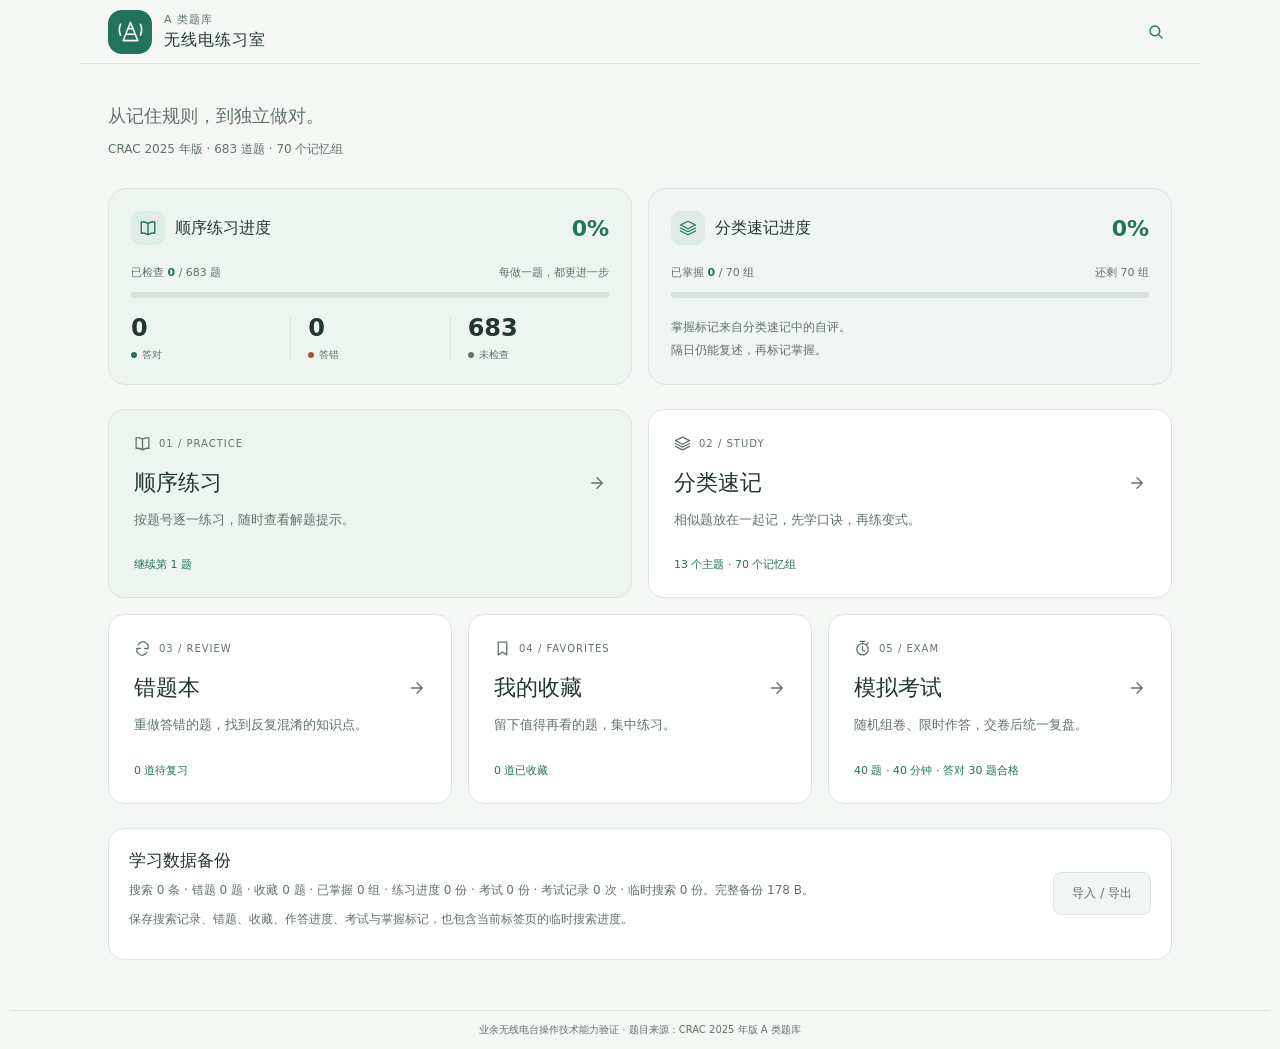
<file: index.html>
<!doctype html>
<html lang="zh-CN">
<head>
  <meta charset="UTF-8">
  <meta name="viewport" content="width=device-width, initial-scale=1, maximum-scale=1, user-scalable=no">
  <meta name="color-scheme" content="light">
  <title>A 类题库 · 无线电练习室</title>
  <link rel="stylesheet" href="styles.css">
  <link rel="stylesheet" href="study.css">
  <script src="questions.js" defer blocking="render"></script>
  <script src="study-data.js" defer blocking="render"></script>
  <script src="icons.js" defer blocking="render"></script>
  <script src="search-history.js" defer blocking="render"></script>
  <script src="layout.js" defer blocking="render"></script>
  <script src="home.js" defer blocking="render"></script>
  <script src="backup.js" defer blocking="render"></script>
</head>
<body class="home-page">
  <header class="site-header">
    <a class="brand" href="index.html" aria-label="A 类题库首页"><span class="brand-icon" aria-hidden="true"><svg viewBox="0 0 32 32" fill="none"><path d="m8 26 8-20 8 20M11 19h10M13.5 13h5M8 26h16M5 8a15 15 0 0 0 0 12M27 8a15 15 0 0 1 0 12" stroke="currentColor" stroke-width="1.8" stroke-linecap="round" stroke-linejoin="round"/></svg></span><div class="brand-text"><h1 id="home-title">A 类题库</h1><span>无线电练习室</span></div></a>
    <form id="search-form" class="home-search" action="practice.html" method="get" role="search">
      <div id="search-controls" class="search-controls" inert>
        <label class="sr-only" for="search-input">搜索题目或选项</label>
        <input id="search-input" name="search" type="search" placeholder="搜索题目或选项" aria-describedby="search-description" aria-controls="search-history" aria-haspopup="dialog" aria-expanded="false" autocomplete="off" required>
        <button class="icon-action" type="submit" aria-label="搜索并做题" title="搜索并做题"><span data-icon="search"></span></button>
      </div>
      <button id="toggle-search" class="icon-action search-toggle" type="button" aria-label="展开搜索" title="展开搜索" aria-expanded="false" aria-controls="search-controls"><span data-icon="search"></span></button>
      <p id="search-description" class="sr-only">匹配题干或任一选项，即加入临时题库；做题时高亮关键词。</p>
      <section id="search-history" class="search-history" role="dialog" aria-labelledby="history-title" hidden>
        <div class="history-heading"><strong id="history-title">最近搜索</strong><div><button id="history-toggle" class="text-button" type="button" hidden>全部记录</button><button id="history-clear" class="text-button" type="button" hidden>清空</button><button id="history-close" class="icon-action" type="button" aria-label="关闭搜索记录"><span data-icon="close"></span></button></div></div>
        <ul id="history-list" class="history-list"></ul><p id="history-empty">暂无搜索记录</p>
      </section>
    </form>
  </header>
  <main class="library-main">
    <section id="home-panel" aria-labelledby="home-title">
      <div class="home-heading"><p>从记住规则，到独立做对。</p><span>CRAC 2025 年版 · 683 道题 · 70 个记忆组</span></div>
      <section class="home-dashboard" aria-label="学习进度">
        <section class="progress-card" aria-labelledby="practice-progress-title">
          <div class="dashboard-heading"><span class="dashboard-icon" data-icon="book"></span><h2 id="practice-progress-title">顺序练习进度</h2><strong id="progress-percent">0%</strong></div>
          <div class="progress-caption"><span>已检查 <strong id="answered-count">0</strong> / 683 题</span><span>每做一题，都更进一步</span></div>
          <progress id="progress" value="0" max="683" aria-label="顺序练习进度"></progress>
          <div class="stats"><div><strong id="correct-count">0</strong><span><i class="dot correct"></i>答对</span></div><div><strong id="incorrect-count">0</strong><span><i class="dot incorrect"></i>答错</span></div><div><strong id="remaining-count">683</strong><span><i class="dot pending"></i>未检查</span></div></div>
        </section>
        <section class="progress-card mastery-card" aria-labelledby="study-progress-title">
          <div class="dashboard-heading"><span class="dashboard-icon" data-icon="layers"></span><h2 id="study-progress-title">分类速记进度</h2><strong id="mastered-percent">0%</strong></div>
          <div class="progress-caption"><span>已掌握 <strong id="mastered-count">0</strong> / 70 组</span><span id="mastery-remaining">还剩 70 组</span></div>
          <progress id="study-progress" value="0" max="70" aria-label="已掌握的记忆组"></progress>
          <p class="mastery-note">掌握标记来自分类速记中的自评。<br>隔日仍能复述，再标记掌握。</p>
        </section>
      </section>
      <nav class="entry-grid" aria-label="选择学习入口">
        <a class="entry-card entry-primary" href="practice.html"><span class="entry-number"><span data-icon="book"></span>01 / PRACTICE</span><h2>顺序练习 <span data-icon="next"></span></h2><p>按题号逐一练习，随时查看解题提示。</p><small id="home-progress">继续上次练习</small></a>
        <a class="entry-card" href="index.html?view=groups"><span class="entry-number"><span data-icon="layers"></span>02 / STUDY</span><h2>分类速记 <span data-icon="next"></span></h2><p>相似题放在一起记，先学口诀，再练变式。</p><small>13 个主题 · 70 个记忆组</small></a>
        <a class="entry-card" href="practice.html?collection=mistakes"><span class="entry-number"><span data-icon="refresh"></span>03 / REVIEW</span><h2>错题本 <span data-icon="next"></span></h2><p>重做答错的题，找到反复混淆的知识点。</p><small><span id="mistakes-count">0</span> 道待复习</small></a>
        <a class="entry-card" href="practice.html?collection=favorites"><span class="entry-number"><span data-icon="bookmark"></span>04 / FAVORITES</span><h2>我的收藏 <span data-icon="next"></span></h2><p>留下值得再看的题，集中练习。</p><small><span id="favorites-count">0</span> 道已收藏</small></a>
        <a class="entry-card" href="practice.html?exam=1"><span class="entry-number"><span data-icon="timer"></span>05 / EXAM</span><h2>模拟考试 <span data-icon="next"></span></h2><p>随机组卷、限时作答，交卷后统一复盘。</p><small>40 题 · 40 分钟 · 答对 30 题合格</small></a>
      </nav>
      <section class="data-card" aria-labelledby="data-title"><div><h2 id="data-title">学习数据备份</h2><p id="data-summary"></p><p>保存搜索记录、错题、收藏、作答进度、考试与掌握标记，也包含当前标签页的临时搜索进度。</p></div><button id="open-backup" class="secondary-button" type="button" aria-haspopup="dialog" aria-controls="data-dialog">导入 / 导出</button></section>
    </section>
    <section id="library-panel" aria-labelledby="library-title" hidden>
      <a id="library-back" class="back-to-list" href="index.html"><span data-icon="back"></span>返回首页</a>
      <div class="library-heading"><div><p class="eyebrow">YOUR QUESTION LIBRARY</p><h1 id="library-title"></h1><p id="library-description"></p></div></div>
      <div id="library-list" class="library-list"></div>
    </section>
    <p id="home-storage-note" class="practice-note" role="status"></p>
  </main>
  <dialog id="data-dialog" class="data-dialog" aria-labelledby="data-dialog-title">
    <div class="dialog-heading"><h2 id="data-dialog-title">学习数据导入 / 导出</h2><button id="close-backup" type="button" aria-label="关闭数据备份"><span data-icon="close"></span></button></div>
    <section aria-labelledby="export-title"><h3 id="export-title">导出完整备份</h3><p id="export-summary"></p><label class="sr-only" for="export-text">可复制的备份内容</label><textarea id="export-text" rows="4" readonly spellcheck="false"></textarea><div class="data-actions"><button id="download-backup" class="secondary-button" type="button">下载备份文件</button><button id="copy-backup" class="secondary-button" type="button">复制备份</button></div></section>
    <section class="data-import" aria-labelledby="import-title"><h3 id="import-title">导入备份</h3><p>导入会完整替换当前浏览器中的学习数据。可先导出一份备份，再选择文件或粘贴内容。</p><label for="import-file">选择备份文件</label><input id="import-file" class="data-import-file" type="file" accept=".json,application/json"><label for="import-text">或粘贴备份内容</label><textarea id="import-text" rows="4" placeholder="在这里粘贴复制的完整备份" spellcheck="false"></textarea><div class="data-actions"><button id="paste-backup" class="secondary-button" type="button">从剪贴板粘贴</button><button id="validate-backup" class="secondary-button" type="button">校验备份</button></div><p id="import-preview" hidden></p><button id="apply-backup" class="primary-button" type="button" disabled>确认导入并替换数据</button><p>模拟考试仍按原截止时间计时；临时搜索进度恢复到当前标签页。</p></section>
    <p id="backup-status" role="status" aria-live="polite"></p>
  </dialog>
  <footer class="site-footer">业余无线电台操作技术能力验证 · 题目来源：CRAC 2025 年版 A 类题库</footer>
  <noscript><p class="noscript-message">请启用 JavaScript，或阅读 <a href="A类考试_分类速记.md">文字版分类速记</a>。</p></noscript>
</body>
</html>
</file>
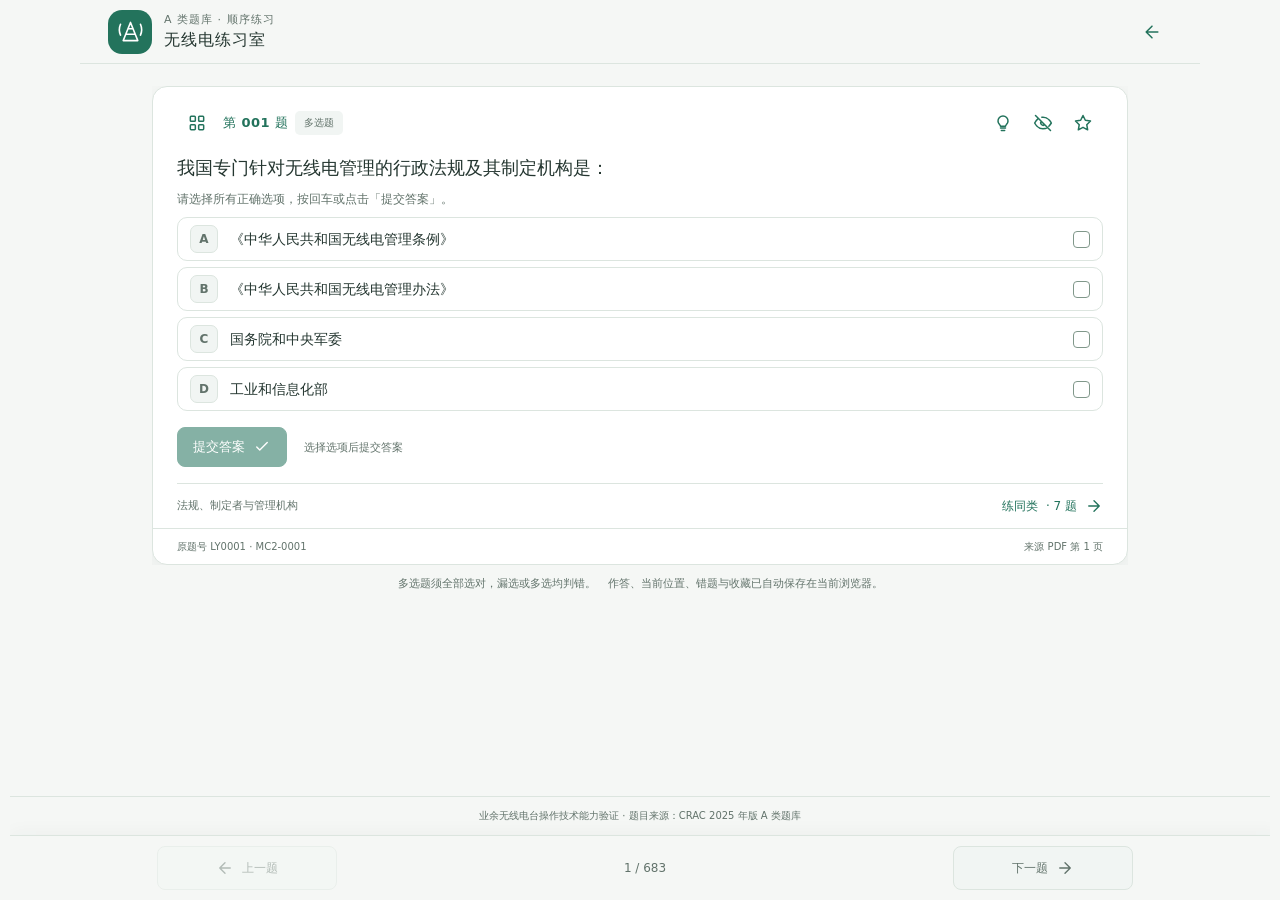
<file: practice.html>
<!doctype html>
<html lang="zh-CN">
<head>
  <meta charset="UTF-8">
  <meta name="viewport" content="width=device-width, initial-scale=1, maximum-scale=1, user-scalable=no">
  <meta name="color-scheme" content="light">
  <title>A 类题库 · 顺序练习</title>
  <link rel="stylesheet" href="styles.css">
  <link rel="stylesheet" href="study.css">
  <script src="questions.js" defer blocking="render"></script>
  <script src="study-data.js" defer blocking="render"></script>
  <script src="icons.js" defer blocking="render"></script>
  <script src="search-history.js" defer blocking="render"></script>
  <script src="layout.js" defer blocking="render"></script>
  <script src="app.js" defer blocking="render"></script>
  <script src="selection-search.js" defer blocking="render"></script>
</head>
<body class="practice-page">
  <header class="site-header">
    <a class="brand" href="index.html" aria-label="A 类题库首页">
      <span class="brand-icon" aria-hidden="true"><svg viewBox="0 0 32 32" fill="none"><path d="m8 26 8-20 8 20M11 19h10M13.5 13h5M8 26h16M5 8a15 15 0 0 0 0 12M27 8a15 15 0 0 1 0 12" stroke="currentColor" stroke-width="1.8" stroke-linecap="round" stroke-linejoin="round"/></svg></span>
      <div class="brand-text"><h1>A 类题库 · <span id="practice-mode">顺序练习</span></h1><span>无线电练习室</span></div>
    </a>
    <a id="back-to-list" class="icon-action" href="index.html" aria-label="返回首页" title="返回首页"><span data-icon="back"></span></a>
  </header>

  <div class="workspace">
    <dialog id="practice-navigation" class="navigation-dialog" aria-labelledby="practice-navigation-title">
      <div class="dialog-heading"><h2 id="practice-navigation-title">题目导航</h2><button type="button" data-close-dialog aria-label="关闭题目导航"><span data-icon="close"></span></button></div>
    <aside id="practice-sidebar" class="sidebar" aria-label="练习进度与题目导航">
      <section class="navigation-card">
        <div class="section-heading"><h2>题目导航</h2><span>共 <span data-total>683</span> 题</span></div>
        <p class="navigation-status"><span id="navigation-status-label">已检查</span> <strong id="answered-count">0</strong> / <span data-total>683</span> 题</p>
        <form id="jump-form" class="jump-form">
          <label class="sr-only" for="jump-input">跳转到题号</label>
          <input id="jump-input" type="number" min="1" max="683" step="1" placeholder="输入题号" required>
          <button type="submit">跳转 <span data-icon="jump"></span></button>
        </form>
        <div id="question-nav" class="question-grid" aria-label="按顺序选择题目"></div>
        <div class="legend"><span><i class="dot current"></i>当前</span><span><i class="dot correct"></i>答对</span><span><i class="dot incorrect"></i>答错</span><span class="exam-answered-legend"><i class="dot answered"></i>已作答</span></div>
      </section>
      <p class="sidebar-note keyboard-hint">方向键切题 · 回车提交多选</p>
    </aside>
    </dialog>

    <main>
      <p id="practice-context" class="practice-context" hidden></p>
      <section id="exam-panel" class="exam-panel" aria-label="模拟考试控制" hidden>
        <div class="exam-toolbar"><div class="exam-clock"><span>剩余时间</span><strong id="exam-timer" role="timer" aria-label="剩余考试时间">40:00</strong></div><p id="exam-status"></p><button id="start-exam" class="primary-button" type="button">开始考试</button><button id="submit-exam" class="primary-button" type="button" hidden>交卷</button><button id="new-exam" class="secondary-button" type="button" hidden>重新组卷</button></div>
        <p id="exam-result" class="exam-result" role="status" tabindex="-1" hidden></p>
        <button id="add-exam-mistakes" class="secondary-button exam-mistakes" type="button" hidden>一键加入错题本</button>
      </section>
      <details id="exam-history" class="exam-history" hidden>
        <summary>考试记录（<span id="exam-history-count">0</span> 次）</summary>
        <p id="exam-history-empty">还没有考试记录，交卷后会自动保存，可随时查看试卷和作答。</p>
        <ol id="exam-history-list"></ol>
      </details>
      <div id="empty-collection" class="empty-collection" tabindex="-1" hidden><h2 id="empty-title"></h2><p id="empty-description"></p><a href="practice.html" class="secondary-button">去做题 <span data-icon="next"></span></a></div>
      <div id="question-stage" class="question-stage">
      <article id="question-card" class="question-card" aria-labelledby="question-title">
        <div class="question-topline"><div class="question-label"><button id="open-question-navigation" class="icon-action" type="button" data-open-dialog="practice-navigation" aria-label="题目导航" title="题目导航" aria-haspopup="dialog" aria-controls="practice-navigation"><span data-icon="menu"></span></button><span id="question-number" class="question-number">第 001 题</span><span id="question-type" class="type-badge">多选题</span></div><div class="question-tools"><button id="toggle-hint" class="icon-action" type="button" aria-label="查看本题提示" title="查看本题提示" aria-haspopup="dialog" aria-controls="hint-dialog"><span data-icon="hint"></span></button><button id="toggle-memorize" class="icon-action memorize-action" type="button" aria-label="开启背题模式" title="开启背题模式" aria-pressed="false"><span data-icon="eyeOff"></span></button><button id="toggle-favorite" class="icon-action favorite-action" type="button" aria-label="收藏本题" title="收藏本题" aria-pressed="false"><span id="favorite-icon" data-icon="star"></span></button></div></div>
        <h2 id="question-title" class="question-title" tabindex="-1"></h2>
        <p id="selection-hint" class="selection-hint"></p>
        <div id="question-images" class="question-images" hidden></div>
        <fieldset id="options" class="options"><legend class="sr-only">选择答案</legend></fieldset>
        <div class="question-result">
          <div id="feedback" class="feedback" role="status" aria-live="polite" hidden></div>
          <div class="answer-actions"><button id="check-answer" class="primary-button check-answer" disabled>提交答案 <span data-icon="check"></span></button><button id="retry-answer" class="text-button retry-answer" hidden><span data-icon="refresh"></span>重新作答</button><span id="action-hint" class="action-hint">选择选项后提交答案</span></div>
        </div>
        <div id="similar-practice" class="similar-practice" hidden><span id="similar-topic"></span><a id="practice-similar" class="text-button" href="practice.html">练同类 <span id="similar-count"></span><span data-icon="next"></span></a></div>
        <div class="source-line"><span id="source-id"></span><span id="source-pages"></span><button id="remove-mistake" class="text-button remove-mistake" type="button" hidden>移出错题本</button></div>
      </article>
      </div>
      <nav id="page-navigation" class="page-navigation" aria-label="上一题与下一题"><button id="previous-question" class="secondary-button" aria-keyshortcuts="ArrowLeft"><span data-icon="back"></span>上一题</button><span id="page-position">1 / 683</span><button id="next-question" class="secondary-button" aria-keyshortcuts="ArrowRight">下一题<span data-icon="next"></span></button></nav>
      <p class="practice-note"><span class="swipe-hint">左滑下一题 · 右滑上一题</span>多选题须全部选对，漏选或多选均判错。<br><span id="save-status" role="status"></span></p>
    </main>
  </div>
  <dialog id="hint-dialog" class="hint-dialog" aria-labelledby="hint-dialog-title">
    <div class="dialog-heading"><h2 id="hint-dialog-title">本题提示</h2><button id="close-hint" type="button" data-close-dialog aria-label="关闭提示"><span data-icon="close"></span></button></div>
    <section id="question-hint" class="question-hint" aria-labelledby="hint-title"></section>
  </dialog>
  <button id="selection-search" class="icon-action selection-search" type="button" title="搜索选中文字" aria-label="搜索选中文字" hidden><span data-icon="search"></span></button>
  <footer class="site-footer">业余无线电台操作技术能力验证 · 题目来源：CRAC 2025 年版 A 类题库</footer>
  <noscript><p class="noscript-message">请在浏览器中启用 JavaScript 后使用答题功能。</p></noscript>
</body>
</html>
</file>
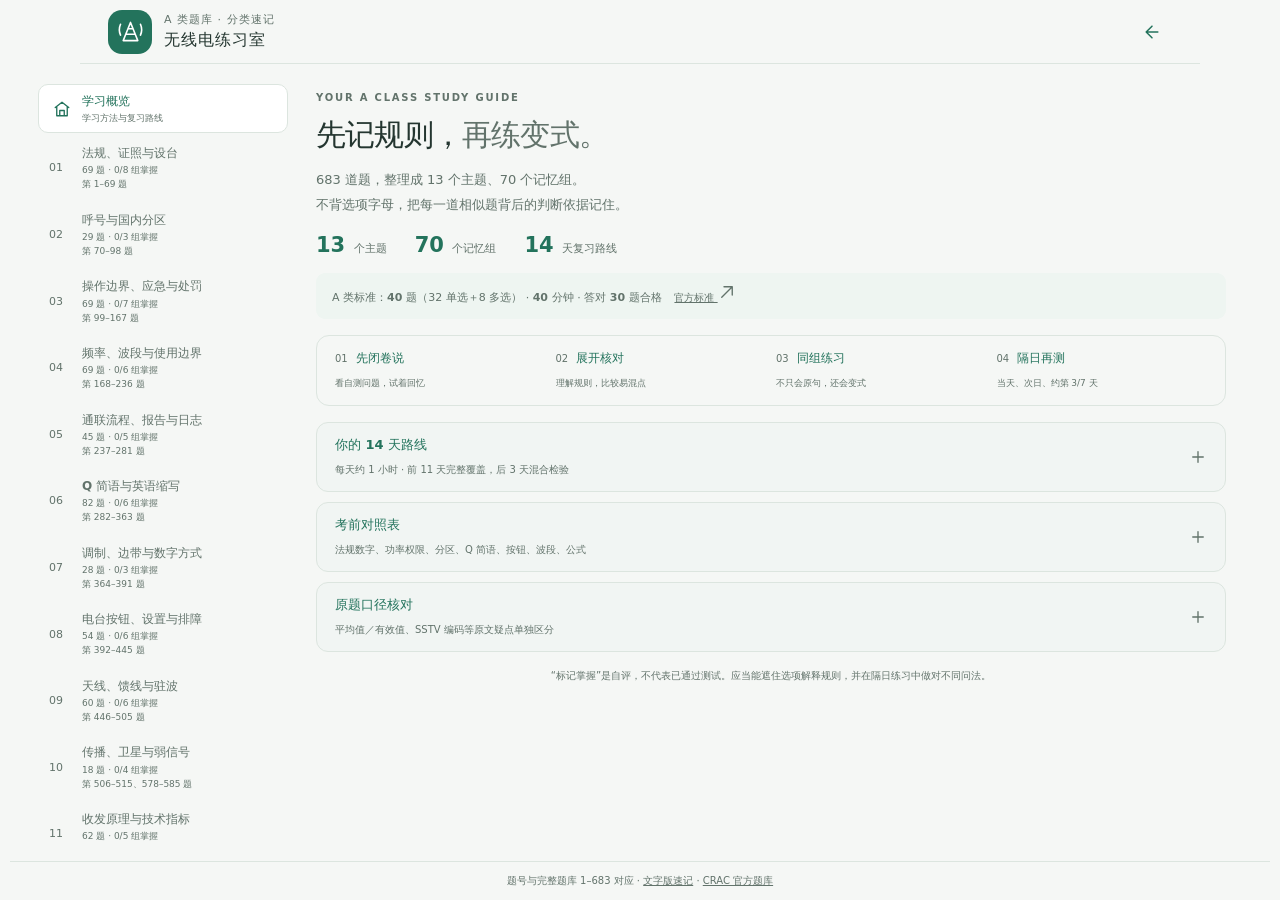
<file: study.html>
<!doctype html>
<html lang="zh-CN">
<head>
  <meta charset="UTF-8">
  <meta name="viewport" content="width=device-width, initial-scale=1, maximum-scale=1, user-scalable=no">
  <meta name="color-scheme" content="light">
  <title>A 类考试 · 分类速记</title>
  <link rel="stylesheet" href="styles.css">
  <link rel="stylesheet" href="study.css">
  <script src="questions.js" defer blocking="render"></script>
  <script src="study-data.js" defer blocking="render"></script>
  <script src="icons.js" defer blocking="render"></script>
  <script src="layout.js" defer blocking="render"></script>
  <script src="study.js" defer blocking="render"></script>
</head>
<body class="study-page">
  <header class="site-header">
    <a class="brand" href="index.html" aria-label="A 类题库首页"><span class="brand-icon" aria-hidden="true"><svg viewBox="0 0 32 32" fill="none"><path d="m8 26 8-20 8 20M11 19h10M13.5 13h5M8 26h16M5 8a15 15 0 0 0 0 12M27 8a15 15 0 0 1 0 12" stroke="currentColor" stroke-width="1.8" stroke-linecap="round" stroke-linejoin="round"/></svg></span><div class="brand-text"><h1>A 类题库 · 分类速记</h1><span>无线电练习室</span></div></a>
    <a id="study-back" class="icon-action" href="index.html?view=groups" aria-label="返回分组列表" title="返回分组列表"><span data-icon="back"></span></a>
  </header>
  <div class="study-shell">
    <aside class="study-sidebar" aria-label="知识分类">
      <button type="button" class="mobile-selector" data-open-dialog="topic-menu" aria-haspopup="dialog" aria-controls="topic-menu"><span data-icon="menu"></span>选择知识分类 <span id="current-topic-label">学习概览</span></button>
      <dialog id="topic-menu" class="navigation-dialog" aria-labelledby="topic-menu-title">
        <div class="dialog-heading"><h2 id="topic-menu-title">选择知识分类</h2><button type="button" data-close-dialog aria-label="关闭知识分类"><span data-icon="close"></span></button></div>
        <nav id="topic-nav" class="topic-nav" aria-label="学习概览与 13 个主题"><button type="button" id="topic-overview" class="topic-button"><span class="topic-ordinal" data-icon="home"></span><span><b>学习概览</b><small>学习方法与复习路线</small></span></button></nav>
      </dialog>
    </aside>
    <main class="study-main">
      <section id="study-overview" aria-label="学习概览">
      <div class="study-heading"><p class="eyebrow">YOUR A CLASS STUDY GUIDE</p><h1>先记规则，<span>再练变式。</span></h1><p>683 道题，整理成 13 个主题、70 个记忆组。<br>不背选项字母，把每一道相似题背后的判断依据记住。</p><div class="study-facts"><span><b>13</b> 个主题</span><span><b>70</b> 个记忆组</span><span><b>14</b> 天复习路线</span></div></div>
      <p class="exam-strip">A 类标准：<strong>40 题</strong>（32 单选＋8 多选） · <strong>40 分钟</strong> · 答对 <strong>30 题</strong>合格 <a href="https://www.crac.org.cn/userfiles/file/20250728/20250728133610_2877.pdf" target="_blank" rel="noopener">官方标准 <span data-icon="external"></span></a></p>
      <section class="study-method" aria-label="怎么学"><span>01 <b>先闭卷说</b><small>看自测问题，试着回忆</small></span><span>02 <b>展开核对</b><small>理解规则，比较易混点</small></span><span>03 <b>同组练习</b><small>不只会原句，还会变式</small></span><span>04 <b>隔日再测</b><small>当天、次日、约第 3/7 天</small></span></section>
      <details class="guide-panel" id="review-plan"><summary><span><b>你的 14 天路线</b><small>每天约 1 小时 · 前 11 天完整覆盖，后 3 天混合检验</small></span><span data-icon="plus"></span></summary><div class="panel-content"><p class="panel-intro">每天约 10 分钟回忆旧组、20 分钟学规则、25 分钟练题、5 分钟复盘。题多时优先保证规则与错因复盘，未完成题顺延。若只有 7–10 天，可合并阅读、减少同日重复，保留全部类别和混合检验。</p><div id="plan-days" class="plan-days"></div><p class="panel-intro">30/40 是合格线；可以将连续两次模拟考试达到 36/40 作为复习目标。模拟考试随机抽取 32 单选＋8 多选，题目和选项均打乱，限时 40 分钟，交卷后统一判分；本页不预测各类出题概率。</p></div></details>
      <details class="guide-panel" id="quick-reference"><summary><span><b>考前对照表</b><small>法规数字、功率权限、分区、Q 简语、按钮、波段、公式</small></span><span data-icon="plus"></span></summary><div class="panel-content" id="quick-tables"></div></details>
      <details class="guide-panel source-panel"><summary><span><b>原题口径核对</b><small>平均值／有效值、SSTV 编码等原文疑点单独区分</small></span><span data-icon="plus"></span></summary><div class="panel-content"><p class="panel-intro">知识点与原题标准选项分开展示。原题与判分数据保留；以下内容不概括成错误的通用规则。</p><ul id="source-cautions"></ul></div></details>
      </section>
      <section id="topic-section" aria-labelledby="topic-title" hidden>
        <div class="topic-heading"><div><p class="eyebrow" id="topic-index"></p><h2 id="topic-title" tabindex="-1"></h2><p id="topic-summary"></p></div><a id="practice-topic" class="secondary-button" href="practice.html">练这一类 <span data-icon="external"></span></a></div>
        <div class="study-filters"><label class="search-label" for="study-search"><span data-icon="search"></span><input type="search" id="study-search" placeholder="搜索全部知识点，如：频偏、QRP、灵敏度"></label><label class="unmastered-label"><input type="checkbox" id="only-unmastered">只看未掌握</label></div>
        <p id="group-result-count" class="group-result-count" aria-live="polite"></p>
        <button type="button" class="mobile-selector" data-open-dialog="group-menu" aria-haspopup="dialog" aria-controls="group-menu"><span data-icon="menu"></span>选择记忆组 <span id="current-group-label">点击选择</span></button>
        <dialog id="group-menu" class="navigation-dialog" aria-labelledby="group-menu-title">
          <div class="dialog-heading"><h2 id="group-menu-title">选择记忆组</h2><button type="button" data-close-dialog aria-label="关闭记忆组选择"><span data-icon="close"></span></button></div>
          <nav id="group-nav" class="group-nav" aria-label="当前分类的记忆组"></nav>
        </dialog>
        <div id="knowledge-groups" class="knowledge-groups"></div>
      </section>
      <p class="study-bottom-note">“标记掌握”是自评，不代表已通过测试。应当能遮住选项解释规则，并在隔日练习中做对不同问法。<span id="storage-note" role="status"></span></p>
    </main>
  </div>
  <footer class="site-footer">题号与完整题库 1–683 对应 · <a href="A类考试_分类速记.md">文字版速记</a> · <a href="https://www.crac.org.cn/?p=1287" target="_blank" rel="noopener">CRAC 官方题库</a></footer>
  <noscript><p class="noscript-message">请启用 JavaScript，或直接阅读同目录的《A类考试_分类速记.md》。</p></noscript>
</body>
</html>
</file>
<file: styles.css>
:root {
  color-scheme: light;
  --ink: #243630;
  --muted: #62736b;
  --page: #f5f7f5;
  --surface: #fff;
  --surface-soft: #f1f5f3;
  --surface-hover: #f5f8f6;
  --green: #23735c;
  --green-hover: #1b5c49;
  --green-light: #eef5f1;
  --green-tint: #e0ede6;
  --green-border: #79a68c;
  --border: #dce5df;
  --border-strong: #aac5b6;
  --control-border: #80978a;
  --track: #d7e3db;
  --blue: #356eae;
  --blue-light: #e8f1ff;
  --blue-border: #709bd4;
  --success-light: #eef6ee;
  --red: #b14c47;
  --red-light: #fbe3df;
  --red-border: #ce8d87;
  --amber: #806323;
  --amber-light: #fff8e8;
  --amber-border: #e7d7b3;
  --amber-tint: #fff0d0;
  font-family: "Segoe UI", "Microsoft YaHei", system-ui, sans-serif;
  color: var(--ink);
  background: var(--page);
  font-synthesis: none;
}
* { box-sizing: border-box; scrollbar-width: thin; scrollbar-color: #b5c7bc transparent; }
*::-webkit-scrollbar { width: 6px; height: 6px; }
*::-webkit-scrollbar-track { background: transparent; }
*::-webkit-scrollbar-thumb { border-radius: 10px; background: #b5c7bc; }
*::-webkit-scrollbar-thumb:hover { background: #8ba897; }
body { margin: 0; }
@media (pointer: coarse) { html { touch-action: pan-x pan-y; } }
@view-transition { navigation: auto; }
::view-transition-group(root), ::view-transition-old(root), ::view-transition-new(root) { animation: none; }
::view-transition-old(root) { display: none; }
::view-transition-new(root) { mix-blend-mode: normal; }
button, input { font: inherit; }
button, a, input, label { -webkit-tap-highlight-color: transparent; }
button { cursor: pointer; }
button:disabled { cursor: default; opacity: .45; }
:where(button, a, input, summary):focus { outline: none; }
:where(button, a, input, summary):focus-visible { outline: 2px solid #80a99a; outline-offset: 3px; }
[tabindex="-1"]:focus { outline: none; }
.option:has(input:focus-visible) { outline: 2px solid #80a99a; outline-offset: 3px; }
.option input:focus-visible { outline: none; }
.search-label:focus-within { border-color: #80a99a; box-shadow: 0 0 0 3px #23735c0d; }
[hidden] { display: none !important; }
.site-header { position: relative; flex-shrink: 0; width: 100%; height: 64px; max-width: 1120px; margin: auto; padding: 0 28px; display: flex; align-items: center; justify-content: space-between; border-bottom: 1px solid var(--border); }
.brand { display: flex; align-items: center; gap: 12px; text-decoration: none; color: var(--ink); font-weight: 700; font-size: 18px; letter-spacing: 1px; }
.brand-icon { display: grid; place-items: center; width: 44px; height: 44px; background: var(--green); color: #fff; border-radius: 14px; }
.brand-icon svg { width: 29px; height: 29px; }
.workspace { max-width: 1344px; margin: 0 auto; padding: 42px 40px 30px; display: grid; grid-template-columns: 278px minmax(0, 1fr); gap: 38px; align-items: start; }
.workspace > main { min-width: 0; }
.sidebar { display: grid; gap: 20px; }
.progress-card { border-radius: 18px; background: var(--green-light); padding: 25px 22px; }
.eyebrow { color: var(--muted); font-size: 10px; font-weight: 650; letter-spacing: 1.8px; margin: 0 0 12px; }
.progress-card .eyebrow { color: var(--muted); font-size: 9px; }
.progress-card h2 { margin: 0 0 27px; font-size: 19px; font-weight: 650; }
.progress-caption { display: flex; justify-content: space-between; gap: 10px; font-size: 11px; color: var(--muted); }
.progress-caption strong { font-weight: 650; color: var(--green); }
progress { display: block; appearance: none; border: 0; width: 100%; height: 5px; background: var(--track); border-radius: 5px; margin: 12px 0 24px; overflow: hidden; }
progress::-webkit-progress-bar { background: var(--track); }
progress::-webkit-progress-value { background: var(--green); border-radius: 5px; }
progress::-moz-progress-bar { background: var(--green); }
.stats { display: grid; grid-template-columns: repeat(3, 1fr); }
.stats > div { display: flex; flex-direction: column; gap: 8px; }
.stats > div + div { padding-left: 17px; border-left: 1px solid var(--border); }
.stats strong { font-size: 25px; font-weight: 600; line-height: 1; font-variant-numeric: tabular-nums; }
.stats span, .legend > span { display: flex; align-items: center; gap: 5px; color: var(--muted); font-size: 10px; }
.dot { display: inline-block; flex-shrink: 0; width: 6px; height: 6px; border-radius: 50%; }
.dot.correct { background: var(--green); }
.dot.incorrect { background: var(--red); }
.dot.pending { background: var(--muted); }
.dot.current { background: var(--green); }
.navigation-card { padding: 23px 19px 20px; background: var(--surface); border: 1px solid var(--border); border-radius: 18px; }
.section-heading { display: flex; align-items: center; justify-content: space-between; }
.section-heading h2 { font-size: 14px; margin: 0; font-weight: 650; }
.section-heading > span { font-size: 10px; color: var(--muted); }
.jump-form { display: flex; gap: 6px; margin: 18px 0; }
.jump-form input { width: 0; min-width: 0; flex: 1; border: 1px solid var(--border); border-radius: 7px; padding: 9px 10px; font-size: 11px; color: var(--ink); background: var(--surface-soft); }
.jump-form input::placeholder { color: var(--muted); }
.jump-form button { font-size: 11px; border: 1px solid var(--border); color: var(--green); background: var(--green-light); padding: 0 10px; border-radius: 7px; }
.question-grid { display: grid; grid-template-columns: repeat(5, minmax(0, 1fr)); align-content: start; gap: 7px; max-height: 309px; overflow-y: auto; scrollbar-width: thin; scrollbar-color: #b5c7bc transparent; padding: 4px; margin: -4px; }
.question-grid button { min-height: 33px; border: 1px solid var(--border); border-radius: 6px; color: var(--muted); background: var(--surface-soft); font-size: 11px; font-variant-numeric: tabular-nums; }
.question-grid button:hover { border-color: var(--border-strong); }
.question-grid button.answered-correct { color: var(--green); background: var(--green-light); border-color: var(--border-strong); }
.question-grid button.answered-incorrect { color: var(--red); background: var(--red-light); border-color: var(--red-border); }
.question-grid button[aria-current="true"] { background: var(--green); color: white; border-color: var(--green); box-shadow: 0 2px 5px #23735c22; }
.legend { display: flex; justify-content: center; gap: 17px; margin-top: 20px; padding-top: 15px; border-top: 1px solid var(--border); }
.sidebar-note { margin: 0; padding-left: 4px; font-size: 11px; line-height: 1.9; color: var(--muted); }
.empty-collection { padding: 36px 24px; border: 1px solid var(--border); border-radius: 16px; background: var(--surface); text-align: center; scroll-margin-top: 12px; }
.empty-collection h2 { font-size: 20px; margin: 0 0 12px; }
.empty-collection p { font-size: 13px; color: var(--muted); line-height: 1.8; }
.empty-collection a { display: inline-flex; margin-top: 12px; text-decoration: none; }
.question-tools { display: flex; align-items: center; gap: 12px; }
.source-line:has(.remove-mistake:not([hidden])) { align-items: center; }
.remove-mistake { margin-left: auto; font-size: 11px; }
.keyboard-hint { font-size: 11px; color: var(--muted); }
.question-card { padding: 31px 36px 0; border: 1px solid var(--border); border-radius: 20px; background: var(--surface); box-shadow: 0 6px 25px #24363010; }
.question-stage { position: relative; overflow: clip; }
.question-transition-copy { position: absolute; top: 0; left: 0; width: 100%; pointer-events: none; }
.question-topline, .question-label { display: flex; align-items: center; gap: 12px; }
.question-topline { justify-content: space-between; }
.question-number { color: var(--green); font-size: 13px; font-weight: 650; letter-spacing: .5px; }
.type-badge { padding: 5px 9px; background: var(--surface-soft); color: var(--muted); font-size: 10px; border-radius: 5px; }
.question-title { font-size: 21px; font-weight: 600; line-height: 1.85; margin: 25px 0 9px; overflow-wrap: anywhere; }
.question-title:focus { outline: none; }
.selection-hint { color: var(--muted); font-size: 12px; line-height: 1.7; margin: 0 0 23px; }
.image-notice { padding: 12px; border-radius: 8px; background: var(--amber-light); color: var(--amber); font-size: 12px; line-height: 1.7; overflow-wrap: anywhere; }
.question-images { margin: 14px 0; }
.question-image { display: block; max-width: 100%; height: auto; margin: 12px auto; padding: 8px; border: 1px solid var(--border); border-radius: 10px; background: #fff; }
.question-hint { margin: 12px 0; padding: 14px 16px; border: 1px solid var(--amber-border); border-radius: 10px; background: var(--amber-light); font-size: 13px; line-height: 1.85; overflow-wrap: anywhere; }
.question-hint h3 { margin: 0 0 8px; font-size: 14px; color: var(--amber); }
.question-hint h4 { margin: 10px 0 4px; font-size: 12px; }
.question-hint p { margin: 8px 0; }
.question-hint ul { margin: 0; padding-left: 20px; }
.hint-mnemonic { color: var(--amber); font-weight: 600; }
.hint-pitfall { color: var(--amber); }
.hint-caution { padding: 8px 10px; border-left: 3px solid var(--amber-border); background: var(--amber-tint); color: var(--amber); }
.hint-footer { display: flex; flex-wrap: wrap; gap: 6px 16px; align-items: center; margin-top: 12px; font-size: 11px; }
.hint-footer a { display: inline-flex; align-items: center; min-height: 44px; color: var(--green); text-underline-offset: 3px; }
.hint-footer span { color: var(--amber); }
.options { border: 0; padding: 0; margin: 0; display: grid; gap: 12px; min-width: 0; }
.option { display: flex; position: relative; align-items: center; gap: 15px; min-height: 68px; border: 1px solid var(--border); padding: 15px 18px; border-radius: 10px; cursor: pointer; background: var(--surface); transition: background .15s, border-color .15s; }
.option:hover { background: var(--surface-hover); border-color: var(--border-strong); }
.option:has(input:checked) { background: var(--blue-light); border-color: var(--blue-border); }
.option-letter { display: grid; place-items: center; flex-shrink: 0; height: 31px; width: 31px; color: var(--muted); background: var(--surface-soft); border: 1px solid var(--border); border-radius: 7px; font-size: 12px; font-weight: 600; }
.option:has(input:checked) .option-letter { color: white; background: var(--blue); border-color: var(--blue); }
.option-text { flex: 1; font-size: 14px; line-height: 1.85; overflow-wrap: anywhere; min-width: 0; }
.option input { appearance: none; margin: 0; flex-shrink: 0; width: 17px; height: 17px; border: 1px solid var(--control-border); border-radius: 4px; background: #fff; }
.option input[type="radio"] { border-radius: 50%; }
.option input:checked { background: var(--blue); border-color: var(--blue); box-shadow: inset 0 0 0 3px #fff; }
.option:has(input:disabled) { cursor: default; }
.option.is-correct, .option.is-correct:has(input:checked) { border-color: var(--green-border); background: var(--success-light); }
.option.is-correct:has(input:checked) .option-letter, .option.is-correct input:checked { background: var(--green); border-color: var(--green); color: #fff; }
.option.is-wrong:has(input:checked) { border-color: var(--red-border); background: var(--red-light); }
.option.is-wrong:has(input:checked) .option-letter { background: var(--red); border-color: var(--red); color: #fff; }
.option.is-wrong input:checked { background: var(--red); border-color: var(--red); }
.option-mark { font-size: 10px; font-weight: 600; white-space: nowrap; color: var(--green); }
.is-wrong .option-mark { color: var(--red); }
.feedback { padding: 15px 17px; border-radius: 9px; margin-top: 22px; background: var(--green-light); color: var(--green); font-size: 13px; line-height: 1.8; }
.feedback.incorrect { background: var(--red-light); color: var(--red); }
.feedback strong { display: block; font-size: 14px; margin-bottom: 3px; }
.answer-actions { min-height: 108px; display: flex; align-items: center; gap: 17px; flex-wrap: wrap; padding: 24px 0; }
.primary-button { display: flex; align-items: center; gap: 23px; background: var(--green); color: white; border: 1px solid var(--green); border-radius: 8px; padding: 13px 19px; font-size: 13px; font-weight: 600; }
.primary-button:not(:disabled):hover { background: var(--green-hover); }
.primary-button:disabled { opacity: .55; }
.answer-actions > span { color: var(--muted); font-size: 11px; }
.text-button { background: transparent; border: 0; color: var(--green); font-size: 12px; padding: 10px 0; }
.text-button:hover { text-decoration: underline; }
.similar-practice { display: flex; align-items: center; justify-content: space-between; gap: 12px; border-top: 1px solid var(--border); }
.similar-practice > span { min-width: 0; font-size: 11px; line-height: 1.6; color: var(--muted); overflow-wrap: anywhere; }
.similar-practice a { flex-shrink: 0; min-height: 44px; text-decoration: none; }
.source-line { display: flex; gap: 15px; flex-wrap: wrap; justify-content: space-between; border-top: 1px solid var(--border); margin: 0 -36px; padding: 16px 36px; color: var(--muted); font-size: 10px; line-height: 1.7; }
.page-navigation { position: fixed; inset: auto 0 0; z-index: 4; display: flex; align-items: center; justify-content: space-between; gap: 8px; margin: 0; padding: 10px max(12px, calc((100% - 976px) / 2)) calc(10px + env(safe-area-inset-bottom)); border-top: 1px solid var(--border); background: var(--page); box-shadow: 0 -4px 16px #24363008; }
.page-navigation .secondary-button { justify-content: center; flex: 1; max-width: 180px; min-height: 44px; padding: 10px; gap: 8px; }
.secondary-button { display: flex; align-items: center; gap: 17px; background: var(--surface-soft); border: 1px solid var(--border); border-radius: 8px; padding: 12px 18px; font-size: 12px; color: var(--muted); }
.secondary-button:not(:disabled):hover { border-color: var(--border-strong); background: var(--green-light); }
#page-position { color: var(--muted); font-size: 12px; font-variant-numeric: tabular-nums; }
.practice-note { margin-top: 26px; text-align: center; color: var(--muted); font-size: 11px; line-height: 1.9; }
.site-footer { max-width: 1264px; margin: 0 auto; padding: 23px 20px; border-top: 1px solid var(--border); color: var(--muted); text-align: center; font-size: 10px; line-height: 1.8; }
.sr-only { position: absolute; width: 1px; height: 1px; padding: 0; margin: -1px; overflow: hidden; clip-path: inset(50%); white-space: nowrap; border: 0; }
.noscript-message { position: fixed; bottom: 0; left: 0; right: 0; margin: 0; background: var(--amber-tint); padding: 20px; text-align: center; }
@media (min-width: 1500px) { .workspace { padding-top: 56px; } }
@media (max-width: 1050px) {
  .workspace { padding: 30px 24px; gap: 24px; grid-template-columns: 240px minmax(0, 1fr); }
  .site-header { padding: 0 24px; }
  .question-card { padding: 25px 24px 0; }
  .source-line { margin: 0 -24px; padding: 15px 24px; }
  .question-title { font-size: 19px; }
  .option { padding: 14px; gap: 11px; }
}
@media (max-width: 760px) {
  .site-header { height: 64px; min-height: 64px; padding: 0 14px; gap: 8px; }
  .brand { font-size: 15px; gap: 9px; }
  .brand-icon { width: 37px; height: 37px; border-radius: 11px; }
  .workspace { display: flex; flex-direction: column; padding: 24px 16px; gap: 28px; }
  main { width: 100%; order: -1; }
  .keyboard-hint { display: none; }
  .question-card { padding: 23px 20px 0; border-radius: 16px; scroll-margin-top: 16px; }
  #practice-sidebar { scroll-margin-top: 16px; }
  .question-topline { gap: 8px; flex-wrap: wrap; }
  .question-title { font-size: 18px; margin-top: 23px; line-height: 1.9; }
  .selection-hint { font-size: 11px; }
  .option-text { font-size: 15px; }
  .option { padding: 13px 11px; gap: 10px; }
  .option-letter { width: 27px; height: 29px; }
  .option-mark { display: none; }
  .source-line { margin: 0 -20px; padding: 14px 20px; font-size: 9px; }
  .answer-actions { gap: 10px 14px; padding: 20px 0; }
  .answer-actions > span { flex-basis: 100%; line-height: 1.7; }
  .primary-button { padding: 12px 16px; min-height: 46px; }
  .text-button { min-height: 44px; padding: 10px; }
  #page-position { min-width: 64px; text-align: center; }
  .practice-note { font-size: 10px; margin: 20px 10px 0; }
  .sidebar { width: 100%; grid-template-columns: 1fr; }
  .progress-card { padding: 22px; }
  .progress-card h2 { font-size: 18px; margin-bottom: 20px; }
  .stats > div { align-items: center; }
  .stats > div + div { padding-left: 0; }
  .jump-form input { font-size: 14px; min-height: 34px; padding: 6px 8px; }
  .jump-form button { min-width: 64px; }
  .question-grid { grid-template-columns: repeat(auto-fit, minmax(44px, 1fr)); max-height: 248px; overscroll-behavior-y: contain; }
  .question-grid button { min-height: 44px; font-size: 12px; }
  .sidebar-note { display: none; }
}
@media (max-width: 380px) {
  .question-card { padding-left: 16px; padding-right: 16px; }
  .source-line { margin-left: -16px; margin-right: -16px; padding-left: 16px; padding-right: 16px; overflow-wrap: anywhere; }
}
@media (max-width: 760px) {
  .practice-page .workspace { padding: 8px 10px 16px; gap: 20px; }
  .practice-page .question-tools { gap: 4px; }
  .practice-page .question-card { padding: 12px 12px 0; border-radius: 12px; scroll-margin-top: 6px; }
  .practice-page .question-label { gap: 8px; }
  .practice-page .question-title { font-size: 16px; line-height: 1.6; margin: 6px 0; }
  .practice-page .selection-hint { margin-bottom: 10px; font-size: 11px; line-height: 1.5; }
  .practice-page .options { gap: 6px; }
  .practice-page .option { min-height: 44px; padding: 8px; gap: 8px; border-radius: 8px; }
  .practice-page .option-letter { width: 24px; height: 26px; }
  .practice-page .option-text { font-size: 14px; line-height: 1.55; }
  .practice-page .question-result { display: flex; align-items: center; gap: 8px; margin: 8px 0; }
  .practice-page .feedback { flex: 1; min-width: 0; margin: 0; padding: 8px 10px; font-size: 11px; line-height: 1.6; }
  .practice-page .feedback strong { font-size: 12px; margin-bottom: 2px; }
  .practice-page .answer-actions { flex-shrink: 0; min-height: 0; padding: 0; gap: 0; }
  .practice-page .answer-actions > span { display: none; }
  .practice-page .question-result:has(.retry-answer:not([hidden])) .check-answer,
  .practice-page .question-card:has(input[type="radio"]) .answer-actions:has(.retry-answer[hidden]) { display: none; }
  .practice-page .primary-button, .practice-page .text-button { min-height: 44px; padding: 10px; }
  .practice-page .source-line { margin: 0 -12px; padding: 6px 12px; gap: 2px 8px; overflow-wrap: anywhere; }
}
@media (prefers-reduced-motion: reduce) { * { transition: none !important; } }

.navigation-dialog { color: var(--ink); }
.dialog-heading { display: flex; justify-content: space-between; align-items: center; gap: 12px; margin-bottom: 12px; }
.dialog-heading h2 { font-size: 17px; margin: 0; }
.dialog-heading button { min-width: 36px; min-height: 36px; padding: 0; border: 0; border-radius: 0; background: transparent; box-shadow: none; color: var(--green); }
.mobile-selector { display: none; }
html:has(.navigation-dialog[open]) { overflow: hidden; }
.exam-panel { position: sticky; top: 0; z-index: 3; margin-bottom: 10px; padding: 10px 14px; border: 1px solid var(--border); border-radius: 12px; background: var(--green-light); }
.exam-toolbar { display: flex; align-items: center; gap: 12px; }
.exam-clock { display: flex; align-items: center; gap: 10px; flex-shrink: 0; color: var(--green); }
.exam-clock > span { font-size: 11px; }
#exam-timer { font-size: 22px; font-variant-numeric: tabular-nums; }
#exam-timer.time-warning { color: var(--red); }
#exam-status { flex: 1; min-width: 0; margin: 0; color: var(--muted); font-size: 11px; line-height: 1.6; }
.exam-result { margin: 8px 0 0; padding-top: 8px; border-top: 1px solid var(--border); font-size: 13px; line-height: 1.7; color: var(--green); }
.exam-result.incorrect { color: var(--red); }
.exam-mistakes { margin-top: 8px; max-width: 100%; }
.exam-history { margin-bottom: 12px; padding: 12px 14px; border: 1px solid var(--border); border-radius: 12px; background: var(--surface); font-size: 13px; }
.exam-history summary { cursor: pointer; color: var(--green); }
.exam-history p { color: var(--muted); line-height: 1.7; }
.exam-history ol { max-height: 280px; overflow-y: auto; list-style: none; padding: 0; margin: 8px 0 0; }
.exam-history li { display: flex; align-items: center; gap: 12px; padding: 10px 0; border-top: 1px solid var(--border); }
.exam-history li > span { flex: 1; min-width: 0; color: var(--muted); line-height: 1.8; }
.exam-history strong { display: block; font-weight: 500; color: var(--ink); }
.exam-history a { flex-shrink: 0; text-decoration: none; }
.exam-answered-legend { display: none !important; }
.exam-taking .legend > span:nth-child(2), .exam-taking .legend > span:nth-child(3) { display: none; }
.exam-taking .legend .exam-answered-legend { display: flex !important; }
.dot.answered { background: var(--blue); }
.question-grid button.answered-pending { color: var(--blue); background: var(--blue-light); border-color: var(--blue-border); }
@media (max-width: 760px) {
  .exam-toolbar { flex-wrap: wrap; gap: 6px 10px; }
  .exam-clock { flex: 1; }
  #exam-status { order: 3; flex-basis: 100%; }
  .practice-page:has(#exam-panel:not([hidden])) .question-card { scroll-margin-top: 105px; }
}
@media (min-width: 761px) {
  :root { scrollbar-gutter: stable both-edges; }
  .practice-page, .study-page { height: 100dvh; display: grid; grid-template-rows: 64px minmax(0, 1fr) auto; }
  .site-header { gap: 20px; }
  .brand { font-size: 16px; }
  .navigation-dialog:not([open]) { display: block; position: static; width: 100%; max-width: none; max-height: none; margin: 0; padding: 0; border: 0; background: transparent; overflow: visible; min-width: 0; }
  .navigation-dialog .dialog-heading { display: none; }
  .workspace { width: 100%; min-height: 0; padding: 20px 28px 16px; gap: 26px; grid-template-columns: 250px minmax(0, 1fr); }
  .workspace > main { max-height: 100%; overflow-y: auto; padding: 2px 4px; }
  .workspace #practice-navigation { height: 100%; min-height: 0; }
  .sidebar { height: 100%; min-height: 0; grid-template-rows: minmax(0, 1fr); }
  .progress-card { padding: 18px; }
  .progress-card h2 { margin-bottom: 17px; font-size: 17px; }
  .progress-card progress { margin-bottom: 17px; }
  .stats strong { font-size: 22px; }
  .navigation-card { min-height: 0; padding: 16px; display: flex; flex-direction: column; }
  .jump-form { margin: 12px 0; }
  .question-grid { flex: 1; max-height: none; min-height: 0; }
  .legend { margin-top: 12px; padding-top: 12px; }
  .sidebar-note { display: none; }
  .question-card { padding: 16px 24px 0; border-radius: 15px; }
  .question-title { font-size: 18px; line-height: 1.65; margin: 10px 0 6px; }
  .selection-hint { margin-bottom: 8px; }
  .options { gap: 6px; }
  .option { min-height: 44px; padding: 7px 12px; gap: 12px; }
  .option-text { line-height: 1.65; }
  .option-letter { width: 28px; height: 28px; }
  .feedback { margin-top: 12px; padding: 9px 12px; line-height: 1.6; }
  .question-result { display: flex; align-items: center; gap: 14px; min-height: 56px; margin: 8px 0; }
  .question-result .feedback { flex: 1; min-width: 0; margin: 0; font-size: 12px; line-height: 1.5; }
  .question-result .feedback strong { font-size: 13px; }
  .question-result:has(.retry-answer:not([hidden])) .check-answer,
  .question-result:has(.retry-answer:not([hidden])) .action-hint { display: none; }
  .question-result:has(.retry-answer:not([hidden])) .answer-actions { flex-shrink: 0; }
  .answer-actions { min-height: 44px; padding: 0; }
  .primary-button { padding: 10px 15px; }
  .source-line { margin: 0 -24px; padding: 9px 24px; }
  .practice-note { margin: 10px 0 0; line-height: 1.6; }
  .practice-note br { display: none; }
  .practice-note #save-status { margin-left: 12px; }
  .site-footer { width: 100%; padding: 10px 20px; }
}
@media (max-width: 1000px) and (min-width: 761px) {
  .site-header { gap: 10px; padding: 0 20px; }
  .brand { font-size: 14px; gap: 8px; letter-spacing: 0; }
  .workspace { padding: 18px 20px; gap: 20px; grid-template-columns: 220px minmax(0, 1fr); }
}
@media (max-width: 760px) {
  .navigation-dialog { width: calc(100% - 24px); max-width: 480px; max-height: calc(100dvh - 32px); margin: auto; padding: 16px; border: 1px solid var(--border); border-radius: 16px; background: var(--page); overscroll-behavior: contain; }
  .navigation-dialog::backdrop { background: #172f2c80; }
  .navigation-dialog:not([open]) { display: none; }
  .navigation-dialog .question-grid { max-height: min(40dvh, 320px); }
  .mobile-selector { display: flex; align-items: center; justify-content: space-between; gap: 10px; width: 100%; min-height: 44px; border: 1px solid var(--border); border-radius: 9px; background: var(--surface); padding: 12px; color: var(--green); font-size: 12px; text-align: left; }
  .mobile-selector span { color: var(--muted); font-size: 10px; }
}

.hint-dialog { width: calc(100% - 32px); max-width: 640px; max-height: calc(100dvh - 40px); margin: auto; padding: 20px; border: 1px solid var(--amber-border); border-radius: 16px; color: var(--ink); background: var(--amber-light); overscroll-behavior: contain; }
.hint-dialog::backdrop { background: #172f2c80; }
.hint-dialog .dialog-heading { position: sticky; top: -20px; z-index: 1; padding: 4px 0 10px; margin: 0; background: var(--amber-light); }
.hint-dialog .question-hint { margin: 0; padding: 0; border: 0; }
html:has(.hint-dialog[open]) { overflow: hidden; }
.back-to-list { display: inline-flex; align-items: center; gap: 7px; min-height: 36px; margin-bottom: 6px; padding: 7px 11px; border: 1px solid var(--border); border-radius: 9px; background: var(--surface); color: var(--green); font-size: 12px; text-decoration: none; }
.back-to-list:hover { background: var(--green-light); border-color: var(--border-strong); }
.swipe-hint { display: none; }
.icon-action { display: inline-flex; align-items: center; justify-content: center; flex-shrink: 0; width: 40px; height: 40px; padding: 0; border: 0; border-radius: 0; background: transparent; box-shadow: none; color: var(--green); text-decoration: none; }
.icon-action:hover { background: transparent; color: var(--green-hover); }
.icon-action .icon { width: 20px; height: 20px; }
.favorite-action[aria-pressed="true"] { color: var(--amber); }
.favorite-action[aria-pressed="true"] .icon { fill: currentColor; }
.practice-page { padding-bottom: calc(65px + env(safe-area-inset-bottom)); }
.practice-page .brand { flex-shrink: 0; }
.practice-page .practice-context { margin: 0 0 10px; font-size: 11px; line-height: 1.6; color: var(--muted); overflow-wrap: anywhere; }
.practice-page .workspace { max-width: 1040px; grid-template-columns: minmax(0, 1fr); }
.practice-page .question-topline { flex-wrap: nowrap; }
.practice-page .question-label { gap: 6px; white-space: nowrap; }
.practice-page .question-tools { gap: 0; }
.practice-page .navigation-dialog { position: fixed; inset: 0; width: calc(100% - 24px); max-width: 520px; max-height: calc(100dvh - 32px); margin: auto; padding: 16px; border: 1px solid var(--border); border-radius: 16px; background: var(--page); overflow: auto; }
.practice-page #practice-navigation { height: auto; }
.practice-page .navigation-dialog:not([open]) { display: none; }
.practice-page .navigation-dialog::backdrop { background: #172f2c80; }
.practice-page .navigation-dialog .dialog-heading { display: flex; }
.practice-page .navigation-dialog .sidebar { height: auto; }
.practice-page .navigation-dialog .navigation-card { max-height: calc(100dvh - 150px); }
.practice-page .navigation-dialog .question-grid { max-height: min(50dvh, 460px); }
.practice-page .navigation-dialog .sidebar-note { display: block; }
@media (max-width: 760px) {
  .practice-page .question-number { font-size: 12px; letter-spacing: 0; }
  .practice-page .type-badge { padding: 4px 6px; }
  .practice-page .question-label { gap: 3px; }
  .practice-page .question-card { padding-top: 6px; }
}
.home-page { min-height: 100dvh; display: flex; flex-direction: column; }
.brand { min-width: 0; }
.brand-text { display: grid; min-width: 0; gap: 3px; }
.brand-text h1 { margin: 0; overflow: hidden; text-overflow: ellipsis; white-space: nowrap; font-size: 11px; font-weight: 500; letter-spacing: 1px; color: var(--muted); }
.library-main { width: 100%; max-width: 1120px; flex: 1; margin: 0 auto; padding: 40px 28px; }
.home-heading { margin-bottom: 30px; }
.home-heading > p { margin: 0 0 10px; color: var(--muted); font-size: 18px; }
.home-heading > span { color: var(--muted); font-size: 12px; }
.home-search { position: absolute; right: 28px; z-index: 7; display: flex; align-items: center; width: 36px; height: 36px; transition: width .28s ease; }
.home-search.search-open { width: min(320px, calc(100% - 56px)); }
.search-controls { display: flex; flex: 1; min-width: 0; overflow: hidden; opacity: 0; visibility: hidden; transition: opacity .2s ease; }
.search-open .search-controls { opacity: 1; visibility: visible; }
.search-controls input { flex: 1; width: 0; min-width: 0; height: 32px; margin: 2px 0; padding: 5px 8px; border: 1px solid var(--border); border-radius: 6px; background: var(--surface); color: var(--ink); font-size: 14px; }
.search-controls input:focus-visible { outline: none; border-color: #80a99a; }
.home-search .icon-action { width: 32px; height: 36px; }
.home-search .icon-action .icon { width: 18px; height: 18px; }
.search-history { position: fixed; z-index: 6; margin: 0; padding: 6px 10px 10px; overflow-y: auto; border: 1px solid var(--border); border-radius: 9px; background: var(--surface); box-shadow: 0 4px 16px #24363018; }
.history-heading, .history-heading > div { display: flex; align-items: center; justify-content: space-between; gap: 12px; }
.history-heading { flex-wrap: wrap; gap: 0 12px; margin-bottom: 6px; }
.history-heading strong { font-size: 11px; }
.history-heading .text-button { min-height: 28px; padding: 4px 0; font-size: 10px; }
.history-list { display: flex; flex-wrap: wrap; gap: 5px; list-style: none; padding: 0; margin: 0; }
.history-list li { display: inline-flex; align-items: center; max-width: 100%; border: 1px solid var(--border); border-radius: 20px; background: var(--green-light); }
.history-list a { min-width: 0; padding: 4px 2px 4px 8px; color: var(--green); font-size: 11px; line-height: 1.5; overflow-wrap: anywhere; text-decoration: none; }
.history-list a:hover { text-decoration: underline; }
.history-list .icon-action { width: 24px; height: 26px; }
.history-list .icon-action .icon { width: 12px; height: 12px; }
#history-empty { margin: 4px 0; color: var(--muted); font-size: 11px; }
.data-card { display: flex; align-items: center; justify-content: space-between; gap: 16px; margin-top: 24px; padding: 20px; border: 1px solid var(--border); border-radius: 16px; background: var(--surface); }
.data-card h2 { margin: 0 0 8px; font-size: 17px; }
.data-card p, .data-dialog p { color: var(--muted); font-size: 12px; line-height: 1.8; margin: 8px 0; overflow-wrap: anywhere; }
.data-card > button { flex-shrink: 0; }
.data-dialog { width: calc(100% - 24px); max-width: 720px; max-height: calc(100dvh - 32px); margin: auto; padding: 20px; border: 1px solid var(--border); border-radius: 16px; color: var(--ink); background: var(--surface); }
.data-dialog::backdrop { background: #172f2c80; }
.data-dialog h3 { font-size: 15px; margin: 16px 0 8px; }
.data-dialog label { display: block; font-size: 12px; margin: 12px 0 6px; }
.data-dialog textarea { display: block; width: 100%; min-height: 100px; max-height: 240px; resize: vertical; padding: 10px; border: 1px solid var(--border); border-radius: 8px; color: var(--ink); background: #fff; font: 16px/1.6 monospace; }
.data-actions { display: flex; flex-wrap: wrap; gap: 10px; margin: 10px 0; }
.data-import { border-top: 1px solid var(--border); margin-top: 20px; }
.data-import-file { display: block; width: 100%; min-width: 0; font-size: 13px; }
.data-dialog #import-preview { padding: 10px; background: var(--green-light); border-radius: 8px; color: var(--green); }
.data-dialog #backup-status:not(:empty) { position: sticky; bottom: 0; padding: 10px; border: 1px solid var(--border); border-radius: 8px; background: var(--green-light); color: var(--ink); }
html:has(.data-dialog[open]) { overflow: hidden; }
@media (max-width: 760px) { .data-card { flex-wrap: wrap; padding: 14px; } .data-dialog { padding: 16px; } }
.search-highlight { padding: 0; border-radius: 2px; color: inherit; background: #ffe49a; box-shadow: 0 1px 0 #dab95a; }
.question-title, .option-text { -webkit-user-select: text; user-select: text; }
.selection-search { position: fixed; z-index: 5; width: 32px; height: 32px; }
.entry-grid { display: grid; grid-template-columns: repeat(6, minmax(0, 1fr)); gap: 16px; }
.entry-card { grid-column: span 2; min-width: 0; padding: 25px; border: 1px solid var(--border); border-radius: 16px; background: var(--surface); color: var(--ink); text-decoration: none; }
.entry-card:nth-child(-n+2) { grid-column: span 3; }
.entry-card:hover { border-color: var(--border-strong); background: var(--surface-hover); }
.entry-number { font-size: 10px; letter-spacing: 1px; color: var(--muted); }
.entry-card h2 { display: flex; justify-content: space-between; margin: 16px 0 10px; font-size: 22px; }
.entry-card h2 span { font-weight: 400; color: var(--muted); }
.entry-card p { margin: 0 0 22px; font-size: 13px; line-height: 1.8; color: var(--muted); }
.entry-card small { font-size: 11px; color: var(--green); }
.entry-primary { background: var(--green-light); border-color: var(--border); }
.library-heading { display: flex; align-items: center; justify-content: space-between; gap: 20px; margin: 16px 0 24px; }
.library-heading h1 { font-size: 30px; margin: 0; }
.library-heading p:not(.eyebrow) { color: var(--muted); font-size: 13px; line-height: 1.8; }
.library-heading > a { text-decoration: none; flex-shrink: 0; }
.library-list { display: grid; gap: 8px; }
.library-row { display: grid; grid-template-columns: 42px minmax(0, 1fr) auto; align-items: center; gap: 16px; padding: 16px; border: 1px solid var(--border); border-radius: 10px; background: var(--surface); color: var(--ink); text-decoration: none; }
.library-row:hover { background: var(--green-light); border-color: var(--border-strong); }
.list-number { font-size: 12px; font-variant-numeric: tabular-nums; color: var(--muted); }
.list-title { font-size: 14px; line-height: 1.8; overflow-wrap: anywhere; }
.list-status { white-space: nowrap; font-size: 11px; color: var(--muted); }
.list-content { display: grid; gap: 4px; }
.list-range { color: var(--muted); font-size: 12px; line-height: 1.8; overflow-wrap: anywhere; }
.study-library-page .library-main { padding-top: 20px; padding-bottom: 20px; }
.study-library-page .library-heading { margin: 12px 0 16px; }
.study-library-page .library-heading .eyebrow { display: none; }
.study-library-page .library-heading p:not(.eyebrow) { margin: 6px 0 0; }
.study-library-list { grid-template-columns: repeat(3, minmax(0, 1fr)); gap: 10px; }
.study-library-list .library-row { grid-template-columns: 20px minmax(0, 1fr); align-content: start; gap: 4px 6px; padding: 12px; }
.study-library-list .list-number { grid-row: 1; align-self: start; line-height: 1.6; }
.study-library-list .list-content { display: contents; }
.study-library-list .list-title { grid-column: 2; line-height: 1.6; }
.study-library-list .list-range { grid-column: 1 / -1; line-height: 1.5; }
.study-library-list .list-status { grid-column: 1 / -1; justify-content: space-between; }
.study-library-list .list-status .icon { width: 14px; height: 14px; }
@media (max-width: 1000px) {
  .study-library-list { grid-template-columns: repeat(2, minmax(0, 1fr)); }
}
.icon { display: inline-block; flex-shrink: 0; width: 18px; height: 18px; fill: none; stroke: currentColor; stroke-width: 1.8; stroke-linecap: round; stroke-linejoin: round; vertical-align: middle; }
[data-icon] { display: inline-flex; align-items: center; justify-content: center; flex-shrink: 0; }
.primary-button, .secondary-button, .text-button, .master-button { align-items: center; justify-content: center; gap: 8px; }
.text-button, .master-button { display: inline-flex; }
.jump-form button { display: inline-flex; align-items: center; gap: 6px; padding: 0 12px; }
.jump-form button:hover { background: var(--green-light); border-color: var(--border-strong); }
.dialog-heading button { display: inline-flex; align-items: center; justify-content: center; }
.feedback strong { display: flex; align-items: center; gap: 6px; }
.feedback .icon { width: 16px; height: 16px; }
.hint-footer a, .group-practice, .plan-day a, .source-question > a, .knowledge-details > summary { display: inline-flex; align-items: center; gap: 6px; }
.knowledge-details[open] > summary > .icon { transform: rotate(180deg); }
.entry-number { display: flex; align-items: center; gap: 8px; }
.entry-number .icon { width: 17px; height: 17px; }
.list-status { display: inline-flex; align-items: center; gap: 10px; }
.navigation-status { color: var(--muted); font-size: 11px; margin: 10px 0 0; }
.navigation-status strong { color: var(--green); font-weight: 600; }
.home-dashboard { display: grid; grid-template-columns: repeat(2, minmax(0, 1fr)); gap: 16px; margin-bottom: 24px; }
.home-dashboard .progress-card { padding: 22px; border: 1px solid var(--border); background: var(--green-light); }
.home-dashboard .mastery-card { background: var(--surface-soft); }
.dashboard-heading { display: flex; align-items: center; gap: 10px; margin-bottom: 20px; }
.dashboard-icon { display: inline-flex; align-items: center; justify-content: center; width: 34px; height: 34px; border-radius: 10px; color: var(--green); background: var(--green-tint); }
.dashboard-heading h2 { flex: 1; font-size: 16px; margin: 0; }
.dashboard-heading > strong { color: var(--green); font-size: 22px; font-weight: 600; font-variant-numeric: tabular-nums; }
.home-dashboard progress { height: 6px; margin: 12px 0 18px; }
.home-dashboard .stats strong { font-size: 24px; }
.mastery-note { margin: 0; font-size: 12px; line-height: 1.9; color: var(--muted); }
@media (max-width: 760px) {
  .practice-page .workspace > main { touch-action: pan-y; }
  .swipe-hint { display: block; margin-bottom: 4px; color: var(--muted); }
  .back-to-list { min-height: 36px; }
  .hint-dialog { padding: 16px; max-height: calc(100dvh - 24px); }
  .hint-dialog .dialog-heading { top: -16px; }
  .brand { font-size: 15px; letter-spacing: 0; gap: 8px; transition: opacity .2s ease; }
  .home-page .site-header:has(.search-open) .brand { opacity: 0; pointer-events: none; }
  .brand-icon { width: 28px; height: 28px; border-radius: 9px; }
  .brand-icon svg { width: 22px; height: 22px; }
  .library-main { padding: 24px 14px; }
  .home-page .library-main { order: 0; }
  .home-heading { margin-bottom: 16px; }
  .home-heading > p { display: none; }
  .home-search { right: 14px; }
  .home-search.search-open { width: calc(100% - 28px); }
  .entry-grid { grid-template-columns: repeat(2, minmax(0, 1fr)); gap: 10px; }
  .entry-card, .entry-card:nth-child(-n+2) { grid-column: auto; padding: 14px; }
  .entry-card:first-child { grid-column: 1 / -1; }
  .entry-number, .entry-card p { display: none; }
  .entry-card h2 { font-size: 17px; margin: 0 0 6px; }
  .entry-card small { font-size: 10px; line-height: 1.7; }
  .library-heading { flex-wrap: wrap; gap: 6px; }
  .library-heading h1 { font-size: 25px; }
  .library-row { grid-template-columns: 32px minmax(0, 1fr); gap: 4px 10px; padding: 12px; }
  .list-number { align-self: start; line-height: 1.8; }
  .list-title { font-size: 13px; }
  .list-status { grid-column: 2; }
  .study-library-page .library-main { padding-top: 12px; padding-bottom: 12px; }
  .study-library-page .library-heading { margin: 10px 0 12px; }
  .study-library-page .library-heading p:not(.eyebrow) { font-size: 12px; }
  .study-library-list { gap: 6px; }
  .study-library-list .library-row { grid-template-columns: 16px minmax(0, 1fr); gap: 3px 4px; padding: 8px; border-radius: 8px; }
  .study-library-list .list-number { font-size: 10px; line-height: 1.9; }
  .study-library-list .list-title { line-height: 1.5; }
  .study-library-list .list-range, .study-library-list .list-status { font-size: 11px; }
  .home-dashboard { grid-template-columns: repeat(2, minmax(0, 1fr)); gap: 10px; margin-bottom: 16px; }
  .home-dashboard .progress-card { min-width: 0; padding: 12px; border-radius: 13px; }
  .dashboard-heading { display: grid; gap: 6px; margin-bottom: 8px; }
  .dashboard-heading h2 { font-size: 13px; }
  .dashboard-heading > strong { font-size: 24px; }
  .dashboard-icon, .home-dashboard .stats, .home-dashboard .progress-caption > span + span, .mastery-note { display: none; }
  .home-dashboard progress { margin: 10px 0 0; }
  .data-card { flex-wrap: nowrap; gap: 10px; margin-top: 16px; }
  .data-card h2 { font-size: 14px; margin: 0; }
  .data-card p { display: none; }
  .data-card > button { padding: 10px; font-size: 11px; }
}
</file>
<file: study.css>
.study-shell { max-width: 1344px; margin: auto; padding: 40px; display: grid; grid-template-columns: 260px minmax(0, 1fr); gap: 38px; align-items: start; }
.study-sidebar { position: sticky; top: 20px; max-height: calc(100vh - 40px); overflow-y: auto; scrollbar-width: thin; }
.topic-nav { display: grid; gap: 5px; }
.topic-button { display: flex; align-items: center; gap: 11px; border: 1px solid transparent; text-align: left; padding: 11px; border-radius: 10px; background: transparent; color: var(--muted); width: 100%; }
.topic-button:hover { background: var(--green-light); }
.topic-button[aria-current="true"] { background: var(--surface); border-color: var(--border); color: var(--green); }
.topic-ordinal { width: 25px; flex-shrink: 0; font-size: 11px; color: var(--muted); }
.topic-button[aria-current="true"] .topic-ordinal { color: var(--green); }
.topic-button b { display: block; font-size: 12px; font-weight: 600; line-height: 1.6; }
.topic-button small { display: block; margin-top: 3px; font-size: 9px; color: var(--muted); }
.study-main { min-width: 0; }
.study-heading { padding: 6px 0 20px; }
.study-heading h1 { margin: 0 0 18px; font-size: 34px; font-weight: 650; letter-spacing: -.8px; }
.study-heading h1 span { color: var(--muted); }
.study-heading > p:not(.eyebrow) { font-size: 13px; color: var(--muted); line-height: 1.9; margin: 0; }
.study-facts { display: flex; gap: 28px; margin-top: 23px; color: var(--muted); font-size: 11px; }
.study-facts b { font-size: 21px; font-weight: 600; margin-right: 5px; color: var(--green); }
.exam-strip { font-size: 11px; color: var(--muted); background: var(--green-light); line-height: 1.9; border-radius: 9px; padding: 13px 16px; margin: 0 0 20px; }
.exam-strip strong { font-weight: 600; }
.exam-strip a { font-size: 10px; color: var(--muted); margin-left: 9px; }
.study-method { display: grid; grid-template-columns: repeat(4, minmax(0, 1fr)); gap: 10px; border: 1px solid var(--border); border-radius: 13px; padding: 18px; margin-bottom: 24px; }
.study-method > span { font-size: 10px; color: var(--muted); }
.study-method b { font-size: 12px; color: var(--green); font-weight: 600; margin-left: 5px; }
.study-method small { font-size: 9px; line-height: 1.8; display: block; margin-top: 8px; color: var(--muted); }
summary { cursor: pointer; }
.guide-panel { border: 1px solid var(--border); border-radius: 12px; background: var(--surface-soft); margin-bottom: 10px; }
.guide-panel > summary { display: flex; list-style: none; align-items: center; justify-content: space-between; gap: 12px; padding: 17px 20px; color: var(--muted); }
summary::-webkit-details-marker { display: none; }
.guide-panel > summary b { display: block; font-size: 13px; font-weight: 600; color: var(--green); }
.guide-panel > summary small { display: block; font-size: 10px; margin-top: 7px; color: var(--muted); line-height: 1.7; }
.guide-panel[open] > summary { border-bottom: 1px solid var(--border); }
.guide-panel[open] > summary > span:last-child { transform: rotate(45deg); }
.panel-content { padding: 18px 20px; }
.panel-intro { margin: 0 0 15px; font-size: 11px; line-height: 1.9; color: var(--muted); }
.panel-content > .panel-intro:last-child { margin: 15px 0 0; }
.plan-days { display: grid; gap: 8px; }
.plan-day { display: grid; grid-template-columns: 54px 1fr auto; align-items: center; gap: 13px; padding: 13px 0; border-bottom: 1px solid var(--border); }
.plan-day > b { font-size: 11px; color: var(--muted); }
.plan-day h3 { font-size: 12px; font-weight: 600; margin: 0 0 6px; }
.plan-day p { font-size: 10px; line-height: 1.8; color: var(--muted); margin: 0; }
.plan-day a { font-size: 10px; color: var(--green); white-space: nowrap; }
.reference-table { border-bottom: 1px solid var(--border); padding: 13px 0; }
.reference-table > summary { font-size: 12px; color: var(--green); font-weight: 600; }
.table-scroll { overflow-x: auto; margin-top: 13px; }
.reference-table table { border-collapse: collapse; font-size: 11px; width: 100%; text-align: left; line-height: 1.9; }
.reference-table th { background: var(--green-light); font-weight: 600; }
.reference-table td, .reference-table th { padding: 9px 11px; border: 1px solid var(--border); min-width: 80px; }
.reference-table > p { font-size: 10px; color: var(--muted); line-height: 1.8; }
#source-cautions { font-size: 11px; color: var(--amber); line-height: 1.9; padding-left: 18px; margin: 0; }
#source-cautions li + li { margin-top: 9px; }
#source-cautions a { color: var(--amber); }
.topic-heading { display: flex; justify-content: space-between; align-items: center; gap: 20px; padding-top: 34px; margin-bottom: 22px; scroll-margin-top: 20px; }
.topic-heading h2 { margin: 0 0 10px; font-size: 24px; letter-spacing: -.4px; }
.topic-heading p:not(.eyebrow) { margin: 0; font-size: 12px; color: var(--muted); line-height: 1.8; }
.topic-heading > a { text-decoration: none; flex-shrink: 0; font-size: 11px; }
.study-filters { display: flex; gap: 17px; align-items: center; }
.search-label { display: flex; gap: 8px; align-items: center; min-width: 0; flex: 1; border: 1px solid var(--border); border-radius: 6px; padding: 6px 10px; background: var(--surface); color: var(--muted); }
.search-label input { background: transparent; width: 100%; min-width: 0; outline: none; border: none; font-size: 11px; color: var(--ink); }
.search-label input::placeholder { color: var(--muted); }
.unmastered-label { display: flex; gap: 6px; align-items: center; font-size: 10px; color: var(--muted); white-space: nowrap; }
.unmastered-label input { accent-color: var(--green); }
.group-result-count { margin: 15px 0; font-size: 10px; color: var(--muted); }
.knowledge-groups { display: grid; gap: 19px; }
.knowledge-card { border: 1px solid var(--border); border-radius: 16px; padding: 25px; background: var(--surface); scroll-margin-top: 20px; }
.knowledge-card.is-mastered { border-color: var(--border-strong); }
.group-kicker { font-size: 10px; color: var(--muted); margin: 0 0 11px; letter-spacing: .3px; }
.knowledge-card h3 { font-size: 19px; line-height: 1.6; margin: 0 0 15px; font-weight: 600; }
.recall-prompt { font-size: 13px; color: var(--green); line-height: 1.9; border-left: 3px solid var(--border-strong); padding-left: 13px; margin: 0 0 16px; }
.knowledge-details > summary { font-size: 11px; color: var(--green); text-decoration: underline; text-underline-offset: 4px; padding: 6px 0; }
.recall-answer { font-size: 12px; color: var(--green); line-height: 1.9; padding: 13px 15px; border-radius: 8px; background: var(--green-light); }
.mnemonic { margin: 17px 0 13px; font-size: 13px; font-weight: 600; line-height: 1.9; color: var(--green); }
.rule-list { font-size: 12px; line-height: 2; padding-left: 19px; color: var(--muted); margin: 0; }
.rule-list li + li { margin-top: 9px; }
.pitfall { font-size: 11px; line-height: 1.9; color: var(--amber); background: var(--amber-light); border-radius: 8px; padding: 12px 14px; margin: 17px 0; }
.source-questions { border-top: 1px solid var(--border); margin-top: 18px; padding-top: 14px; }
.source-questions > summary { font-size: 10px; color: var(--muted); line-height: 1.8; }
.source-question { padding: 15px 0; border-bottom: 1px solid var(--border); font-size: 11px; line-height: 1.9; }
.source-question > a { color: var(--green); }
.source-question > p { margin: 7px 0; }
.source-question > strong { display: block; font-weight: 400; color: var(--green); }
.source-question ol { margin: 4px 0 0; padding-left: 18px; color: var(--muted); }
.group-actions { display: flex; align-items: center; justify-content: space-between; gap: 14px; flex-wrap: wrap; border-top: 1px solid var(--border); padding-top: 18px; margin-top: 19px; }
.group-practice { display: inline-block; background: var(--green); color: #fff; border-radius: 7px; padding: 11px 15px; text-decoration: none; font-size: 11px; }
.master-button { padding: 9px 12px; border: 1px solid var(--border); border-radius: 7px; background: var(--surface-soft); color: var(--muted); font-size: 10px; }
.master-button[aria-pressed="true"] { background: var(--green-light); color: var(--green); border-color: var(--border-strong); }
.empty-groups { padding: 40px 20px; border: 1px dashed var(--border-strong); border-radius: 12px; color: var(--muted); font-size: 13px; line-height: 2; text-align: center; }
.study-bottom-note { font-size: 10px; line-height: 1.9; color: var(--muted); text-align: center; margin-top: 28px; }
.site-footer a { color: var(--muted); }
.practice-context { margin: -7px 0 20px; font-size: 12px; line-height: 1.9; color: var(--muted); }
.group-nav { display: flex; flex-wrap: wrap; gap: 7px; margin-bottom: 14px; }
.group-tab { padding: 9px 12px; border: 1px solid var(--border); border-radius: 8px; background: var(--surface); color: var(--muted); text-align: left; font-size: 11px; line-height: 1.6; }
.group-tab[aria-current="true"] { background: var(--green-light); border-color: var(--border-strong); color: var(--green); }
.question-range { display: block; font-size: 9px; font-weight: 400; line-height: 1.6; color: var(--muted); overflow-wrap: anywhere; }
.group-tab { max-width: 100%; }
@media (max-width: 1050px) { .study-shell { padding: 30px 24px; gap: 24px; grid-template-columns: 230px minmax(0, 1fr); } .study-method { grid-template-columns: repeat(2, minmax(0, 1fr)); gap: 17px; } .study-heading h1 { font-size: 29px; } .knowledge-card { padding: 21px; } .topic-heading h2 { font-size: 21px; } }
@media (max-width: 760px) {
  .study-shell { display: flex; flex-direction: column; padding: 25px 16px; gap: 30px; }
  .study-sidebar { position: static; max-height: none; overflow: visible; width: 100%; }
  .topic-nav { display: grid; grid-template-columns: repeat(2, minmax(0, 1fr)); gap: 5px; }
  .topic-button { padding: 10px 8px; gap: 6px; align-items: start; }
  .topic-ordinal { width: 19px; line-height: 1.8; }
  .topic-button b { font-size: 10px; }
  .topic-button small { font-size: 9px; }
  .study-main { width: 100%; }
  .study-heading h1 { font-size: 29px; }
  .study-facts { gap: 22px; }
  .study-heading > p:not(.eyebrow) { font-size: 12px; }
  .exam-strip { font-size: 10px; }
  .study-method { padding: 16px; }
  .guide-panel > summary { padding: 16px; }
  .panel-content { padding: 16px; }
  .plan-day { grid-template-columns: 42px 1fr; gap: 10px; }
  .plan-day > a { grid-column: 2; }
  .topic-heading { gap: 10px; }
  .topic-heading h2 { font-size: 20px; }
  .topic-heading > a { padding: 10px; font-size: 10px; }
  .study-filters { flex-wrap: wrap; gap: 12px; }
  .search-label { flex-basis: 100%; }
  .knowledge-card { padding: 20px 17px; }
  .knowledge-card h3 { font-size: 18px; }
  .recall-prompt { font-size: 12px; }
  .rule-list { font-size: 12px; }
  .reference-table th, .reference-table td { font-size: 10px; min-width: 92px; }
}
@media (min-width: 761px) {
  .study-shell { width: 100%; height: 100%; min-height: 0; padding: 20px 28px 16px; gap: 26px; grid-template-columns: 250px minmax(0, 1fr); }
  .study-sidebar { position: static; max-height: 100%; }
  .topic-button { padding: 7px 10px; gap: 8px; }
  .topic-button small { margin-top: 1px; }
  .topic-nav { gap: 3px; }
  .study-main { max-height: 100%; overflow-y: auto; padding: 2px 6px 2px 2px; scrollbar-gutter: stable; }
  .study-heading { padding-bottom: 16px; }
  .study-heading h1 { font-size: 30px; margin-bottom: 12px; }
  .study-facts { margin-top: 16px; }
  .study-method { padding: 14px 18px; margin-bottom: 16px; }
  .exam-strip { padding: 10px 16px; margin-bottom: 16px; }
  .guide-panel > summary { padding: 13px 18px; }
  .topic-heading { padding-top: 2px; margin-bottom: 14px; }
  .topic-heading h2 { font-size: 23px; }
  .knowledge-card { padding: 20px; }
  .knowledge-card h3 { font-size: 19px; margin-bottom: 12px; }
  .study-bottom-note { margin: 14px 0 0; }
}
@media (max-width: 1000px) and (min-width: 761px) {
  .study-shell { padding: 18px 20px; gap: 20px; grid-template-columns: 220px minmax(0, 1fr); }
}
@media (max-width: 760px) {
  .study-shell { padding: 14px 12px; gap: 14px; }
  .study-main { order: 0; }
  .topic-heading { padding-top: 4px; margin-bottom: 14px; }
  .group-nav { display: grid; margin: 0; }
  .group-tab { min-height: 44px; }
  .knowledge-groups { margin-top: 12px; }
  .topic-button { min-height: 56px; }
  .study-bottom-note { margin-top: 14px; }
}
</file>
